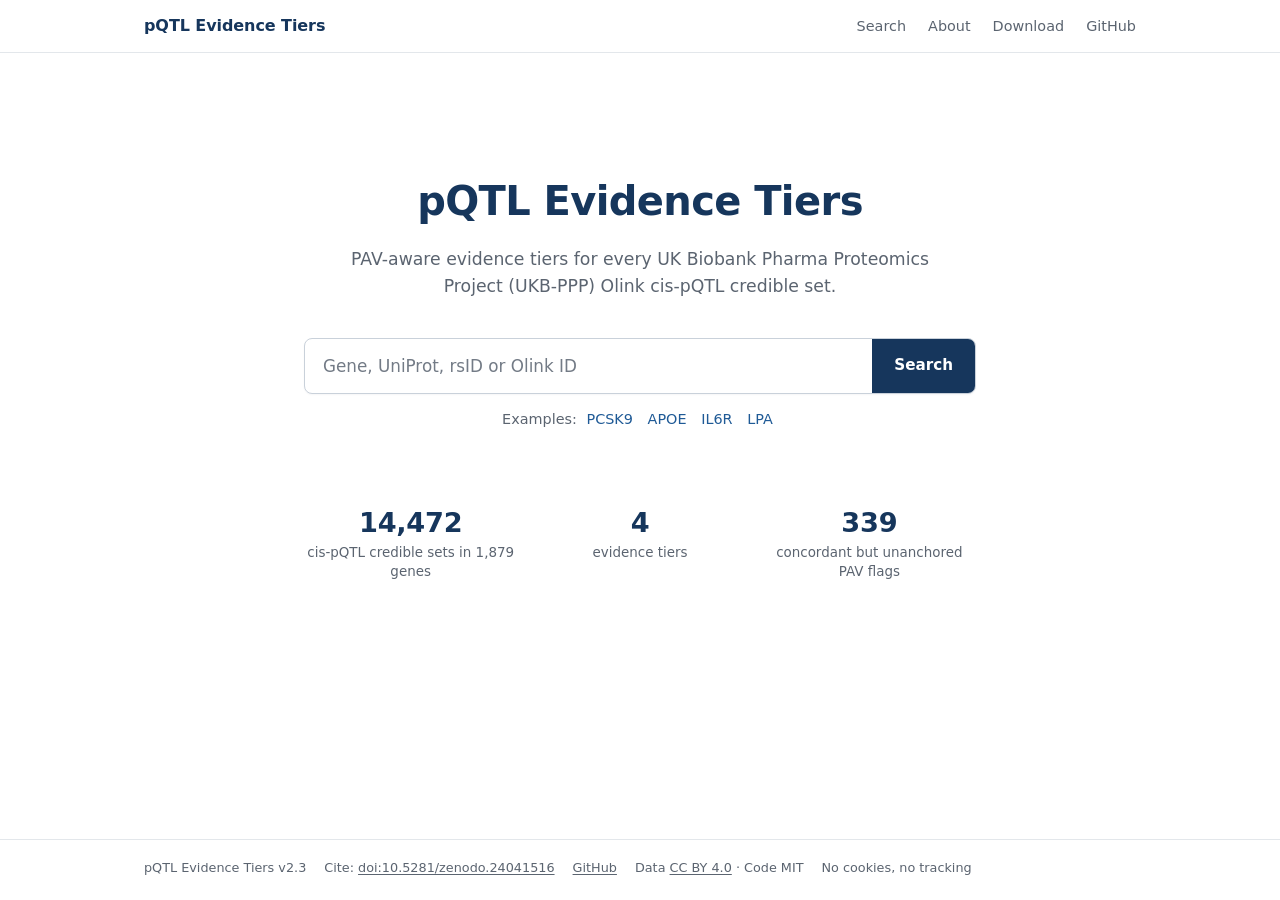
<file: docs/index.html>
<!DOCTYPE html>
<html lang="en">
<head>
<meta charset="utf-8">
<meta name="viewport" content="width=device-width, initial-scale=1">
<meta http-equiv="Content-Security-Policy" content="default-src 'self'; script-src 'self'; style-src 'self'; img-src 'self'; connect-src 'self'; font-src 'self'; object-src 'none'; base-uri 'none'; form-action 'self'">
<meta name="referrer" content="no-referrer">
<meta name="description" content="PAV-aware evidence tiers for UK Biobank Pharma Proteomics Project Olink cis-pQTL credible sets.">
<title>pQTL Evidence Tiers</title>
<link rel="icon" href="assets/favicon.svg" type="image/svg+xml">
<link rel="stylesheet" href="assets/site.css">
</head>
<body>
<a class="skip" href="#main">Skip to content</a>
<header class="nav"><div class="container"><a class="brand" href="index.html">pQTL Evidence Tiers</a><nav aria-label="Main"><ul><li><a class="navlink" href="search.html">Search</a></li><li><a class="navlink" href="about.html">About</a></li><li><a class="navlink" href="download.html">Download</a></li><li class="gh"><a class="navlink" href="https://github.com/wcs52113140123-pixel/c10plus-pqtl-evidence-tiers" rel="noopener">GitHub</a></li></ul></nav></div></header>
<main id="main">
  <section class="hero" aria-labelledby="title">
    <h1 id="title">pQTL Evidence Tiers</h1>
    <p class="tagline">PAV-aware evidence tiers for every UK Biobank Pharma Proteomics Project (UKB-PPP) Olink cis-pQTL credible set.</p>
    <form class="searchbox" action="search.html" method="get" role="search" aria-label="Search the resource">
      <label for="q" class="sr-only">Gene symbol, UniProt accession, rsID or Olink ID</label>
      <input id="q" name="q" type="search" list="genes" autocomplete="off" spellcheck="false" autocapitalize="characters" placeholder="Gene, UniProt, rsID or Olink ID" required>
      <button type="submit">Search</button>
    </form>
    <datalist id="genes"></datalist>
    <p class="examples">Examples:
      <a href="search.html?q=PCSK9">PCSK9</a>
      <a href="search.html?q=APOE">APOE</a>
      <a href="search.html?q=IL6R">IL6R</a>
      <a href="search.html?q=LPA">LPA</a>
    </p>
  </section>
  <section class="stats" aria-label="Resource at a glance">
    <a class="stat" href="download.html"><span class="num">14,472</span><span class="lbl">cis-pQTL credible sets in 1,879 genes</span></a>
    <a class="stat" href="about.html#tiers"><span class="num">4</span><span class="lbl">evidence tiers</span></a>
    <a class="stat" href="search.html?flag=1"><span class="num">339</span><span class="lbl">concordant but unanchored PAV flags</span></a>
  </section>
</main>

<footer class="footer" role="contentinfo"><div class="container"><span>pQTL Evidence Tiers v2.3</span><span>Cite: <a href="https://doi.org/10.5281/zenodo.24041516" rel="noopener">doi:10.5281/zenodo.24041516</a></span><span><a href="https://github.com/wcs52113140123-pixel/c10plus-pqtl-evidence-tiers" rel="noopener">GitHub</a></span><span>Data <a href="https://creativecommons.org/licenses/by/4.0/" rel="noopener">CC BY 4.0</a> · Code MIT</span><span>No cookies, no tracking</span></div></footer>
<script src="assets/home.js"></script>
</body>
</html>
</file>
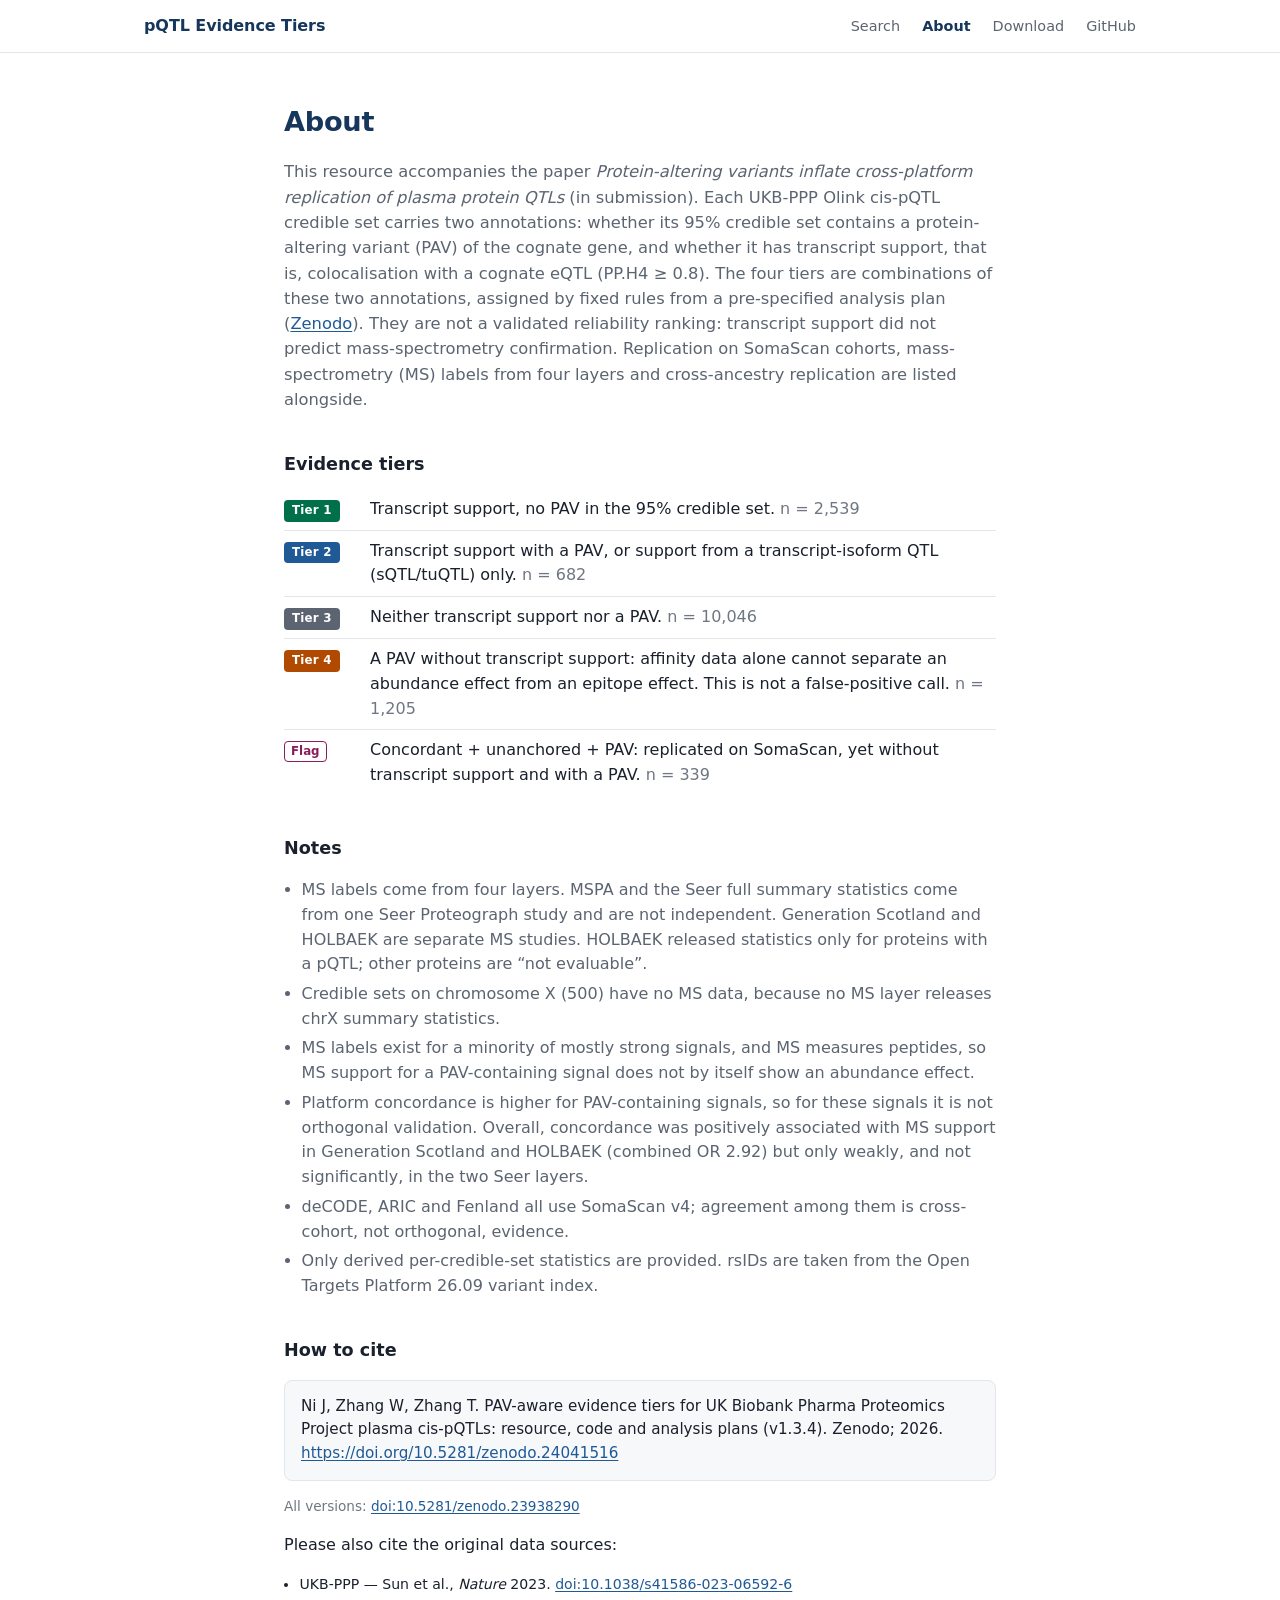
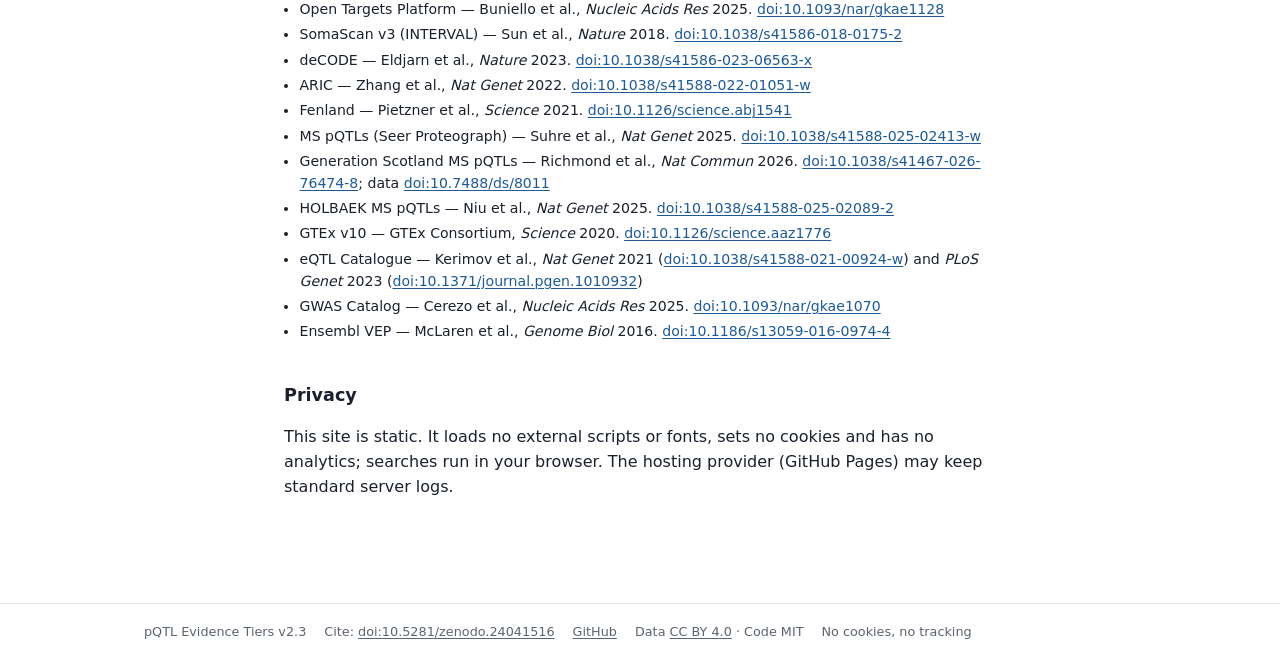
<file: docs/about.html>
<!DOCTYPE html>
<html lang="en">
<head>
<meta charset="utf-8">
<meta name="viewport" content="width=device-width, initial-scale=1">
<meta http-equiv="Content-Security-Policy" content="default-src 'self'; script-src 'self'; style-src 'self'; img-src 'self'; connect-src 'self'; font-src 'self'; object-src 'none'; base-uri 'none'; form-action 'self'">
<meta name="referrer" content="no-referrer">
<meta name="description" content="PAV-aware evidence tiers for UK Biobank Pharma Proteomics Project Olink cis-pQTL credible sets.">
<title>About · pQTL Evidence Tiers</title>
<link rel="icon" href="assets/favicon.svg" type="image/svg+xml">
<link rel="stylesheet" href="assets/site.css">
</head>
<body>
<a class="skip" href="#main">Skip to content</a>
<header class="nav"><div class="container"><a class="brand" href="index.html">pQTL Evidence Tiers</a><nav aria-label="Main"><ul><li><a class="navlink" href="search.html">Search</a></li><li><a class="navlink" href="about.html" aria-current="page">About</a></li><li><a class="navlink" href="download.html">Download</a></li><li class="gh"><a class="navlink" href="https://github.com/wcs52113140123-pixel/c10plus-pqtl-evidence-tiers" rel="noopener">GitHub</a></li></ul></nav></div></header>
<main id="main" class="page">
  <h1>About</h1>
  <p class="lead">This resource accompanies the paper <i>Protein-altering variants inflate cross-platform replication of plasma protein QTLs</i> (in submission). Each UKB-PPP Olink cis-pQTL credible set carries two annotations: whether its 95% credible set contains a protein-altering variant (PAV) of the cognate gene, and whether it has transcript support, that is, colocalisation with a cognate eQTL (PP.H4 ≥ 0.8). The four tiers are combinations of these two annotations, assigned by fixed rules from a pre-specified analysis plan (<a href="https://doi.org/10.5281/zenodo.24041516" rel="noopener">Zenodo</a>). They are not a validated reliability ranking: transcript support did not predict mass-spectrometry confirmation. Replication on SomaScan cohorts, mass-spectrometry (MS) labels from four layers and cross-ancestry replication are listed alongside.</p>

  <h2 id="tiers">Evidence tiers</h2>
  <ul class="tierlist">
    <li><span><span class="badge t1">Tier 1</span></span><span>Transcript support, no PAV in the 95% credible set. <span class="na">n = 2,539</span></span></li>
    <li><span><span class="badge t2">Tier 2</span></span><span>Transcript support with a PAV, or support from a transcript-isoform QTL (sQTL/tuQTL) only. <span class="na">n = 682</span></span></li>
    <li><span><span class="badge t3">Tier 3</span></span><span>Neither transcript support nor a PAV. <span class="na">n = 10,046</span></span></li>
    <li><span><span class="badge t4">Tier 4</span></span><span>A PAV without transcript support: affinity data alone cannot separate an abundance effect from an epitope effect. This is not a false-positive call. <span class="na">n = 1,205</span></span></li>
    <li><span><span class="flagchip">Flag</span></span><span>Concordant + unanchored + PAV: replicated on SomaScan, yet without transcript support and with a PAV. <span class="na">n = 339</span></span></li>
  </ul>

  <h2>Notes</h2>
  <ul class="notes">
    <li>MS labels come from four layers. MSPA and the Seer full summary statistics come from one Seer Proteograph study and are not independent. Generation Scotland and HOLBAEK are separate MS studies. HOLBAEK released statistics only for proteins with a pQTL; other proteins are “not evaluable”.</li>
    <li>Credible sets on chromosome X (500) have no MS data, because no MS layer releases chrX summary statistics.</li>
    <li>MS labels exist for a minority of mostly strong signals, and MS measures peptides, so MS support for a PAV-containing signal does not by itself show an abundance effect.</li>
    <li>Platform concordance is higher for PAV-containing signals, so for these signals it is not orthogonal validation. Overall, concordance was positively associated with MS support in Generation Scotland and HOLBAEK (combined OR 2.92) but only weakly, and not significantly, in the two Seer layers.</li>
    <li>deCODE, ARIC and Fenland all use SomaScan v4; agreement among them is cross-cohort, not orthogonal, evidence.</li>
    <li>Only derived per-credible-set statistics are provided. rsIDs are taken from the Open Targets Platform 26.09 variant index.</li>
  </ul>

  <h2 id="cite">How to cite</h2>
  <p class="cite">Ni J, Zhang W, Zhang T. PAV-aware evidence tiers for UK Biobank Pharma Proteomics Project plasma cis-pQTLs: resource, code and analysis plans (v1.3.4). Zenodo; 2026. <a href="https://doi.org/10.5281/zenodo.24041516" rel="noopener">https://doi.org/10.5281/zenodo.24041516</a></p>
  <p class="na small">All versions: <a href="https://doi.org/10.5281/zenodo.23938290" rel="noopener">doi:10.5281/zenodo.23938290</a></p>
  <p>Please also cite the original data sources:</p>
  <ul class="sources">
    <li>UKB-PPP — Sun et al., <i>Nature</i> 2023. <a href="https://doi.org/10.1038/s41586-023-06592-6" rel="noopener">doi:10.1038/s41586-023-06592-6</a></li>
    <li>Open Targets Platform — Buniello et al., <i>Nucleic Acids Res</i> 2025. <a href="https://doi.org/10.1093/nar/gkae1128" rel="noopener">doi:10.1093/nar/gkae1128</a></li>
    <li>SomaScan v3 (INTERVAL) — Sun et al., <i>Nature</i> 2018. <a href="https://doi.org/10.1038/s41586-018-0175-2" rel="noopener">doi:10.1038/s41586-018-0175-2</a></li>
    <li>deCODE — Eldjarn et al., <i>Nature</i> 2023. <a href="https://doi.org/10.1038/s41586-023-06563-x" rel="noopener">doi:10.1038/s41586-023-06563-x</a></li>
    <li>ARIC — Zhang et al., <i>Nat Genet</i> 2022. <a href="https://doi.org/10.1038/s41588-022-01051-w" rel="noopener">doi:10.1038/s41588-022-01051-w</a></li>
    <li>Fenland — Pietzner et al., <i>Science</i> 2021. <a href="https://doi.org/10.1126/science.abj1541" rel="noopener">doi:10.1126/science.abj1541</a></li>
    <li>MS pQTLs (Seer Proteograph) — Suhre et al., <i>Nat Genet</i> 2025. <a href="https://doi.org/10.1038/s41588-025-02413-w" rel="noopener">doi:10.1038/s41588-025-02413-w</a></li>
    <li>Generation Scotland MS pQTLs — Richmond et al., <i>Nat Commun</i> 2026. <a href="https://doi.org/10.1038/s41467-026-76474-8" rel="noopener">doi:10.1038/s41467-026-76474-8</a>; data <a href="https://doi.org/10.7488/ds/8011" rel="noopener">doi:10.7488/ds/8011</a></li>
    <li>HOLBAEK MS pQTLs — Niu et al., <i>Nat Genet</i> 2025. <a href="https://doi.org/10.1038/s41588-025-02089-2" rel="noopener">doi:10.1038/s41588-025-02089-2</a></li>
    <li>GTEx v10 — GTEx Consortium, <i>Science</i> 2020. <a href="https://doi.org/10.1126/science.aaz1776" rel="noopener">doi:10.1126/science.aaz1776</a></li>
    <li>eQTL Catalogue — Kerimov et al., <i>Nat Genet</i> 2021 (<a href="https://doi.org/10.1038/s41588-021-00924-w" rel="noopener">doi:10.1038/s41588-021-00924-w</a>) and <i>PLoS Genet</i> 2023 (<a href="https://doi.org/10.1371/journal.pgen.1010932" rel="noopener">doi:10.1371/journal.pgen.1010932</a>)</li>
    <li>GWAS Catalog — Cerezo et al., <i>Nucleic Acids Res</i> 2025. <a href="https://doi.org/10.1093/nar/gkae1070" rel="noopener">doi:10.1093/nar/gkae1070</a></li>
    <li>Ensembl VEP — McLaren et al., <i>Genome Biol</i> 2016. <a href="https://doi.org/10.1186/s13059-016-0974-4" rel="noopener">doi:10.1186/s13059-016-0974-4</a></li>
  </ul>

  <h2>Privacy</h2>
  <p>This site is static. It loads no external scripts or fonts, sets no cookies and has no analytics; searches run in your browser. The hosting provider (GitHub Pages) may keep standard server logs.</p>
</main>

<footer class="footer" role="contentinfo"><div class="container"><span>pQTL Evidence Tiers v2.3</span><span>Cite: <a href="https://doi.org/10.5281/zenodo.24041516" rel="noopener">doi:10.5281/zenodo.24041516</a></span><span><a href="https://github.com/wcs52113140123-pixel/c10plus-pqtl-evidence-tiers" rel="noopener">GitHub</a></span><span>Data <a href="https://creativecommons.org/licenses/by/4.0/" rel="noopener">CC BY 4.0</a> · Code MIT</span><span>No cookies, no tracking</span></div></footer>

</body>
</html>
</file>
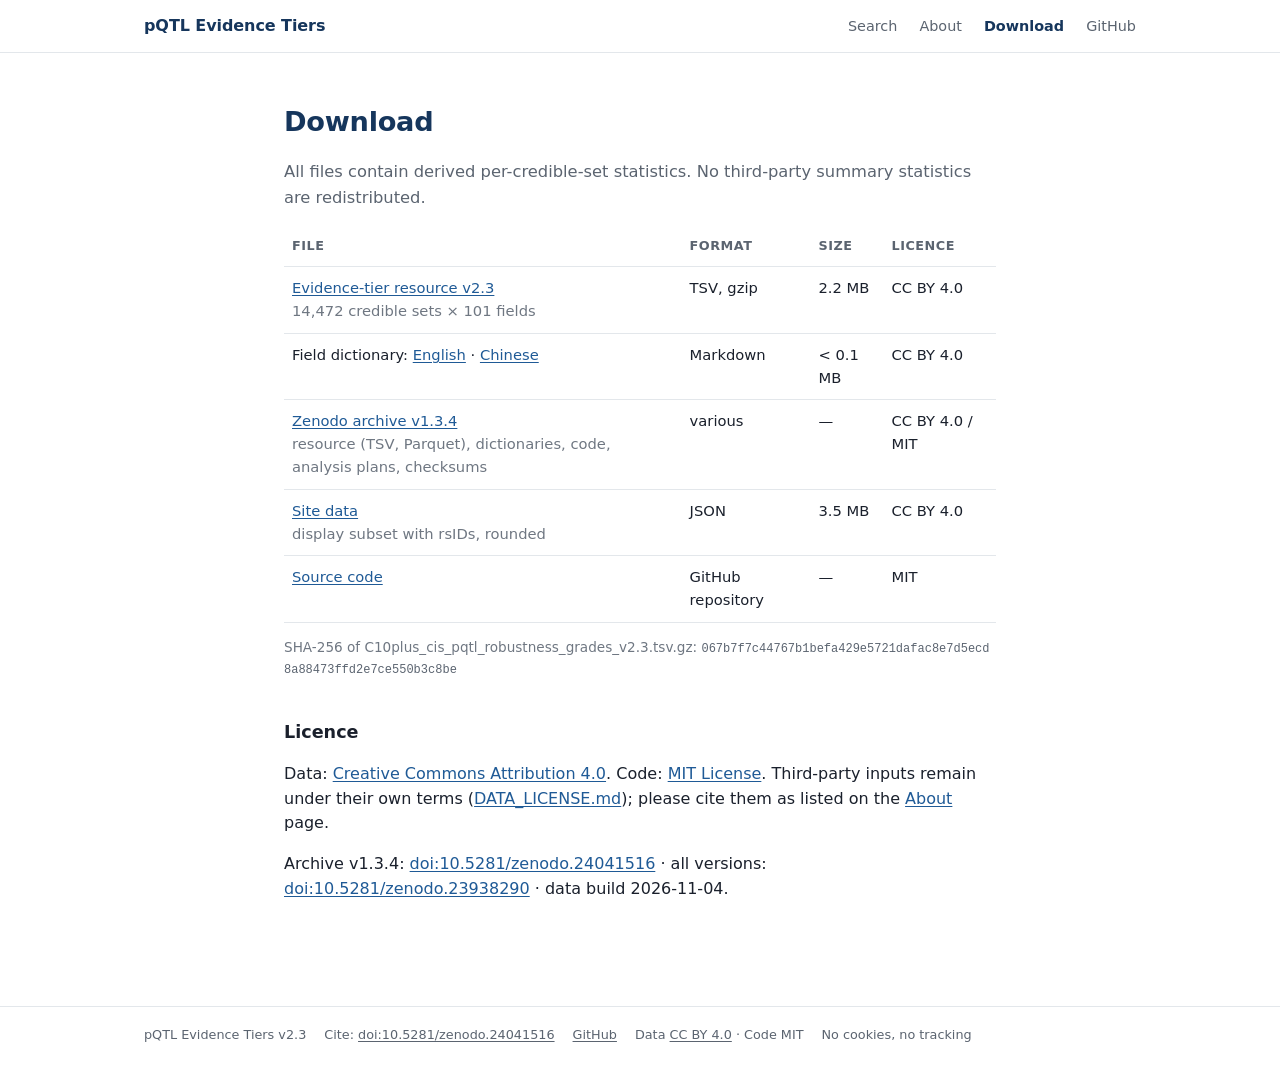
<file: docs/download.html>
<!DOCTYPE html>
<html lang="en">
<head>
<meta charset="utf-8">
<meta name="viewport" content="width=device-width, initial-scale=1">
<meta http-equiv="Content-Security-Policy" content="default-src 'self'; script-src 'self'; style-src 'self'; img-src 'self'; connect-src 'self'; font-src 'self'; object-src 'none'; base-uri 'none'; form-action 'self'">
<meta name="referrer" content="no-referrer">
<meta name="description" content="PAV-aware evidence tiers for UK Biobank Pharma Proteomics Project Olink cis-pQTL credible sets.">
<title>Download · pQTL Evidence Tiers</title>
<link rel="icon" href="assets/favicon.svg" type="image/svg+xml">
<link rel="stylesheet" href="assets/site.css">
</head>
<body>
<a class="skip" href="#main">Skip to content</a>
<header class="nav"><div class="container"><a class="brand" href="index.html">pQTL Evidence Tiers</a><nav aria-label="Main"><ul><li><a class="navlink" href="search.html">Search</a></li><li><a class="navlink" href="about.html">About</a></li><li><a class="navlink" href="download.html" aria-current="page">Download</a></li><li class="gh"><a class="navlink" href="https://github.com/wcs52113140123-pixel/c10plus-pqtl-evidence-tiers" rel="noopener">GitHub</a></li></ul></nav></div></header>
<main id="main" class="page">
  <h1>Download</h1>
  <p class="lead">All files contain derived per-credible-set statistics. No third-party summary statistics are redistributed.</p>
  <div class="tablewrap">
  <table class="files">
    <thead><tr><th scope="col">File</th><th scope="col">Format</th><th scope="col">Size</th><th scope="col">Licence</th></tr></thead>
    <tbody>
      <tr><td><a href="https://github.com/wcs52113140123-pixel/c10plus-pqtl-evidence-tiers/blob/main/resource/C10plus_cis_pqtl_robustness_grades_v2.3.tsv.gz" rel="noopener">Evidence-tier resource v2.3</a><br><span class="na">14,472 credible sets × 101 fields</span></td><td>TSV, gzip</td><td>2.2 MB</td><td>CC BY 4.0</td></tr>
      <tr><td>Field dictionary: <a href="https://github.com/wcs52113140123-pixel/c10plus-pqtl-evidence-tiers/blob/main/resource/FIELD_DICTIONARY_en.md" rel="noopener">English</a> · <a href="https://github.com/wcs52113140123-pixel/c10plus-pqtl-evidence-tiers/blob/main/resource/FIELD_DICTIONARY_zh.md" rel="noopener">Chinese</a></td><td>Markdown</td><td>&lt; 0.1 MB</td><td>CC BY 4.0</td></tr>
      <tr><td><a href="https://zenodo.org/records/24041516" rel="noopener">Zenodo archive v1.3.4</a><br><span class="na">resource (TSV, Parquet), dictionaries, code, analysis plans, checksums</span></td><td>various</td><td>—</td><td>CC BY 4.0 / MIT</td></tr>
      <tr><td><a href="data/tiers_v2.3.json">Site data</a><br><span class="na">display subset with rsIDs, rounded</span></td><td>JSON</td><td>3.5 MB</td><td>CC BY 4.0</td></tr>
      <tr><td><a href="https://github.com/wcs52113140123-pixel/c10plus-pqtl-evidence-tiers" rel="noopener">Source code</a></td><td>GitHub repository</td><td>—</td><td>MIT</td></tr>
    </tbody>
  </table>
  </div>
  <p class="na small">SHA-256 of C10plus_cis_pqtl_robustness_grades_v2.3.tsv.gz: <span class="hash">067b7f7c44767b1befa429e5721dafac8e7d5ecd8a88473ffd2e7ce550b3c8be</span></p>

  <h2>Licence</h2>
  <p>Data: <a href="https://creativecommons.org/licenses/by/4.0/" rel="noopener">Creative Commons Attribution 4.0</a>. Code: <a href="https://github.com/wcs52113140123-pixel/c10plus-pqtl-evidence-tiers/blob/main/LICENSE" rel="noopener">MIT License</a>. Third-party inputs remain under their own terms (<a href="https://github.com/wcs52113140123-pixel/c10plus-pqtl-evidence-tiers/blob/main/DATA_LICENSE.md" rel="noopener">DATA_LICENSE.md</a>); please cite them as listed on the <a href="about.html#cite">About</a> page.</p>
  <p>Archive v1.3.4: <a href="https://doi.org/10.5281/zenodo.24041516" rel="noopener">doi:10.5281/zenodo.24041516</a> · all versions: <a href="https://doi.org/10.5281/zenodo.23938290" rel="noopener">doi:10.5281/zenodo.23938290</a> · data build 2026-11-04.</p>
</main>

<footer class="footer" role="contentinfo"><div class="container"><span>pQTL Evidence Tiers v2.3</span><span>Cite: <a href="https://doi.org/10.5281/zenodo.24041516" rel="noopener">doi:10.5281/zenodo.24041516</a></span><span><a href="https://github.com/wcs52113140123-pixel/c10plus-pqtl-evidence-tiers" rel="noopener">GitHub</a></span><span>Data <a href="https://creativecommons.org/licenses/by/4.0/" rel="noopener">CC BY 4.0</a> · Code MIT</span><span>No cookies, no tracking</span></div></footer>

</body>
</html>
</file>
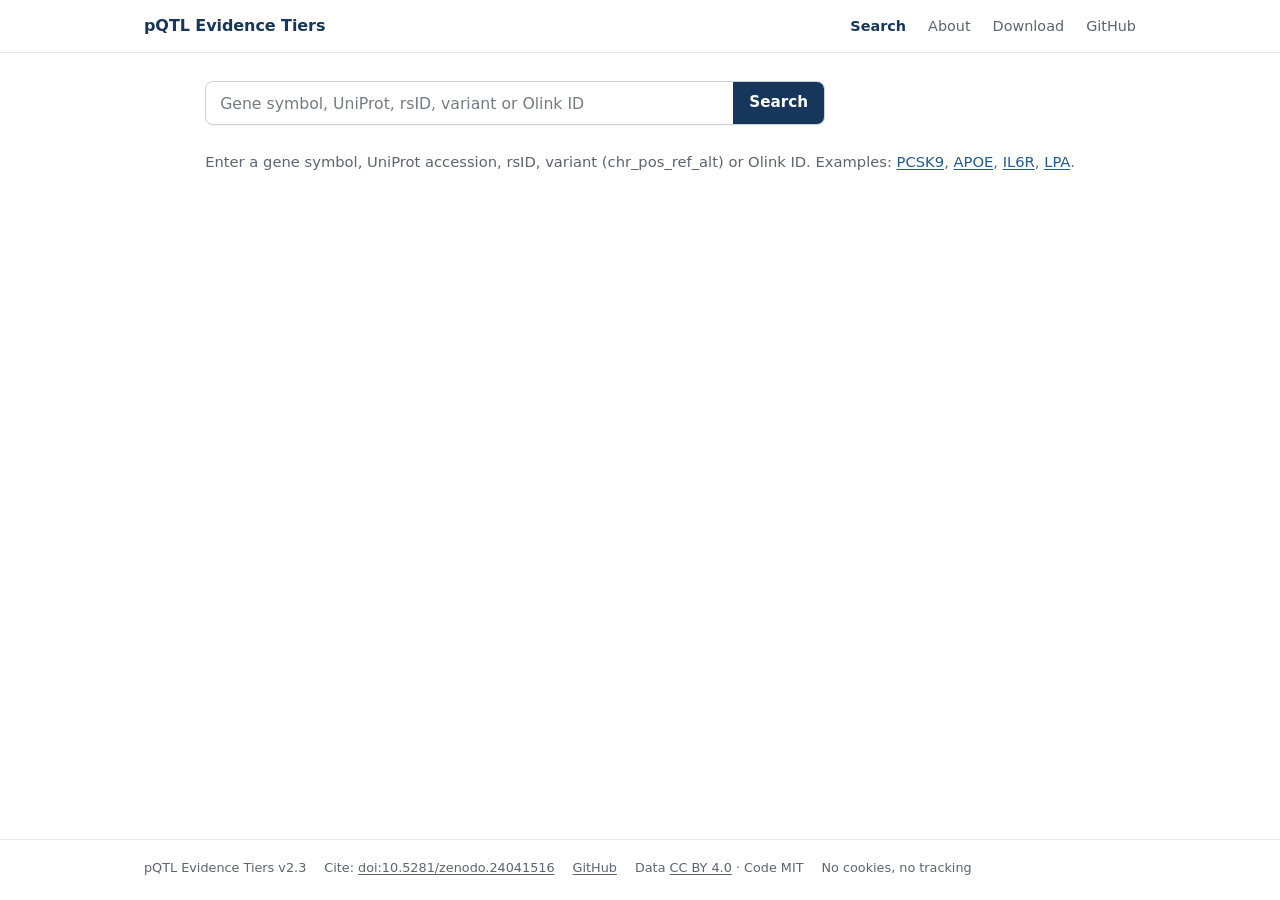
<file: docs/search.html>
<!DOCTYPE html>
<html lang="en">
<head>
<meta charset="utf-8">
<meta name="viewport" content="width=device-width, initial-scale=1">
<meta http-equiv="Content-Security-Policy" content="default-src 'self'; script-src 'self'; style-src 'self'; img-src 'self'; connect-src 'self'; font-src 'self'; object-src 'none'; base-uri 'none'; form-action 'self'">
<meta name="referrer" content="no-referrer">
<meta name="description" content="PAV-aware evidence tiers for UK Biobank Pharma Proteomics Project Olink cis-pQTL credible sets.">
<title>Search · pQTL Evidence Tiers</title>
<link rel="icon" href="assets/favicon.svg" type="image/svg+xml">
<link rel="stylesheet" href="assets/site.css">
</head>
<body>
<a class="skip" href="#main">Skip to content</a>
<header class="nav"><div class="container"><a class="brand" href="index.html">pQTL Evidence Tiers</a><nav aria-label="Main"><ul><li><a class="navlink" href="search.html" aria-current="page">Search</a></li><li><a class="navlink" href="about.html">About</a></li><li><a class="navlink" href="download.html">Download</a></li><li class="gh"><a class="navlink" href="https://github.com/wcs52113140123-pixel/c10plus-pqtl-evidence-tiers" rel="noopener">GitHub</a></li></ul></nav></div></header>
<main id="main" class="container">
  <h1 class="sr-only">Search the evidence tiers</h1>
  <div class="results-head">
    <form class="searchbox compact" id="qform" action="search.html" method="get" role="search" aria-label="Search the resource">
      <label for="q" class="sr-only">Gene symbol, UniProt accession, rsID, variant or Olink ID</label>
      <input id="q" name="q" type="search" autocomplete="off" spellcheck="false" autocapitalize="characters" placeholder="Gene symbol, UniProt, rsID, variant or Olink ID">
      <button type="submit">Search</button>
    </form>
  </div>
  <div class="toolbar" id="toolbar" hidden>
    <div class="bar">
      <span class="count" id="count" aria-live="polite"></span>
      <span class="spacer"></span>
      <label for="sort" class="sr-only">Sort credible sets</label>
      <select id="sort" class="btn"><option value="p">Strongest signal first</option><option value="tier">By tier</option></select>
      <button type="button" class="btn" id="copy">Copy link</button>
      <button type="button" class="btn" id="csv">Download CSV</button>
    </div>
    <div class="bar">
      <span class="chips" role="group" aria-label="Filter results">
        <button type="button" class="chip" data-tier="1" aria-pressed="true"><span class="dot t1"></span>Tier 1</button>
        <button type="button" class="chip" data-tier="2" aria-pressed="true"><span class="dot t2"></span>Tier 2</button>
        <button type="button" class="chip" data-tier="3" aria-pressed="true"><span class="dot t3"></span>Tier 3</button>
        <button type="button" class="chip" data-tier="4" aria-pressed="true"><span class="dot t4"></span>Tier 4</button>
        <span class="sep" aria-hidden="true"></span>
        <button type="button" class="chip" id="flagonly" aria-pressed="false">Flagged only</button>
      </span>
    </div>
  </div>
  <p class="status" id="status" role="status" aria-live="polite">Loading data…</p>
  <div id="results"></div>
  <button type="button" class="btn more-btn" id="more" hidden>Show more</button>
  <noscript><p class="status">Searching needs JavaScript. The full table is available on the <a href="download.html">Download</a> page.</p></noscript>
</main>

<footer class="footer" role="contentinfo"><div class="container"><span>pQTL Evidence Tiers v2.3</span><span>Cite: <a href="https://doi.org/10.5281/zenodo.24041516" rel="noopener">doi:10.5281/zenodo.24041516</a></span><span><a href="https://github.com/wcs52113140123-pixel/c10plus-pqtl-evidence-tiers" rel="noopener">GitHub</a></span><span>Data <a href="https://creativecommons.org/licenses/by/4.0/" rel="noopener">CC BY 4.0</a> · Code MIT</span><span>No cookies, no tracking</span></div></footer>
<script src="assets/search.js"></script>
</body>
</html>
</file>
<file: docs/assets/site.css>
/* pQTL Evidence Tiers — site stylesheet. Local only; no external fonts or resources. MIT License. */
:root {
  --ink: #1a202c;
  --muted: #5b6470;
  --line: #e3e7eb;
  --line-strong: #c9d1da;
  --subtle: #f7f8fa;
  --accent: #16365c;
  --link: #1f5a96;
  --focus: #1f5a96;
  --t1: #00704a; --t2: #1f5a96; --t3: #5b6470; --t4: #b04a00;
  --flag: #8a1c5b;
  --radius: 8px;
  --sans: system-ui, -apple-system, "Segoe UI", Roboto, "Helvetica Neue", Arial, "Noto Sans", "PingFang SC", "Microsoft YaHei", sans-serif;
  --mono: ui-monospace, SFMono-Regular, Menlo, Consolas, "Liberation Mono", monospace;
}
* { box-sizing: border-box; }
[hidden] { display: none !important; }
html { -webkit-text-size-adjust: 100%; }
body { margin: 0; font-family: var(--sans); color: var(--ink); background: #fff; line-height: 1.55; font-size: 16px; display: flex; flex-direction: column; min-height: 100vh; }
main { flex: 1 0 auto; }
a { color: var(--link); text-decoration: none; }
a:hover { text-decoration: underline; }
:focus-visible { outline: 2px solid var(--focus); outline-offset: 2px; border-radius: 3px; }
.sr-only { position: absolute; width: 1px; height: 1px; padding: 0; margin: -1px; overflow: hidden; clip: rect(0 0 0 0); white-space: nowrap; border: 0; }
.skip { position: absolute; left: -9999px; top: 8px; background: #fff; padding: 6px 10px; border: 1px solid var(--line-strong); z-index: 10; }
.skip:focus { left: 8px; }
.container { max-width: 1040px; margin: 0 auto; padding: 0 24px; }
.mono { font-family: var(--mono); font-size: .92em; }

/* top navigation */
.nav { border-bottom: 1px solid var(--line); background: #fff; }
.nav .container { display: flex; align-items: center; height: 52px; gap: 24px; }
.brand { color: var(--accent); font-weight: 650; letter-spacing: -.005em; font-size: 1rem; white-space: nowrap; }
.brand:hover { text-decoration: none; }
.nav nav { margin-left: auto; }
.nav ul { list-style: none; display: flex; gap: 22px; margin: 0; padding: 0; font-size: .9rem; }
.nav a.navlink { color: var(--muted); }
.nav a.navlink:hover, .nav a.navlink[aria-current="page"] { color: var(--accent); text-decoration: none; }
.nav a.navlink[aria-current="page"] { font-weight: 600; }

/* home */
.hero { max-width: 720px; margin: 0 auto; padding: 13vh 24px 8vh; text-align: center; }
.hero h1 { font-size: clamp(1.9rem, 4vw, 2.5rem); font-weight: 600; letter-spacing: -.015em; margin: 0 0 .35em; color: var(--accent); }
.hero .tagline { color: var(--muted); font-size: 1.08rem; margin: 0 auto 2.2em; max-width: 34em; }
.searchbox { display: flex; border: 1px solid var(--line-strong); border-radius: var(--radius); background: #fff; box-shadow: 0 1px 2px rgba(16, 24, 40, .04); }
.searchbox:focus-within { border-color: var(--accent); box-shadow: 0 0 0 3px rgba(22, 54, 92, .12); }
.searchbox input { flex: 1; min-width: 0; border: 0; background: transparent; font: inherit; font-size: 1.05rem; padding: 0 18px; height: 54px; color: var(--ink); }
.searchbox input:focus { outline: none; }
.searchbox input::placeholder { color: #737b86; }
.searchbox button { border: 0; background: var(--accent); color: #fff; font: inherit; font-weight: 600; font-size: .95rem; padding: 0 22px; border-radius: 0 calc(var(--radius) - 1px) calc(var(--radius) - 1px) 0; cursor: pointer; }
.searchbox button:hover { background: #0f2945; }
.searchbox.compact input { height: 42px; font-size: .98rem; padding: 0 14px; }
.searchbox.compact button { padding: 0 16px; }
.examples { margin: 14px 0 0; font-size: .9rem; color: var(--muted); }
.examples a { margin: 0 .35em; font-weight: 500; }
.stats { display: grid; grid-template-columns: repeat(3, 1fr); gap: 16px; max-width: 720px; margin: 0 auto; padding: 0 24px 10vh; text-align: center; }
.stat .num { display: block; font-size: 1.7rem; font-weight: 600; color: var(--accent); letter-spacing: -.01em; font-variant-numeric: tabular-nums; }
.stat .lbl { display: block; font-size: .84rem; color: var(--muted); line-height: 1.4; }
a.stat:hover { text-decoration: none; }
a.stat:hover .lbl { color: var(--ink); }

/* generic page */
.page { max-width: 760px; margin: 0 auto; padding: 48px 24px 64px; }
.page h1 { font-size: 1.7rem; font-weight: 600; color: var(--accent); margin: 0 0 .6em; letter-spacing: -.01em; }
.page h2 { font-size: 1.1rem; font-weight: 600; margin: 2.2em 0 .6em; }
.lead { color: var(--muted); font-size: 1.02rem; }
.page p a, .page li a, .page td a, .status a { text-decoration: underline; text-underline-offset: 2px; text-decoration-thickness: 1px; }
.tierlist { list-style: none; padding: 0; margin: 0; }
.tierlist li { display: grid; grid-template-columns: 74px 1fr; gap: 12px; align-items: baseline; padding: 8px 0; border-bottom: 1px solid var(--line); }
.tierlist li:last-child { border-bottom: 0; }
.notes { padding-left: 1.1em; }
.notes li { margin: .3em 0; color: var(--muted); }
.cite { background: var(--subtle); border: 1px solid var(--line); border-radius: var(--radius); padding: 14px 16px; font-size: .95rem; }
.sources { font-size: .88rem; padding-left: 1.1em; }
.sources li { margin: .25em 0; }
table.files { width: 100%; border-collapse: collapse; font-size: .92rem; }
table.files th, table.files td { text-align: left; padding: 10px 8px; border-bottom: 1px solid var(--line); vertical-align: top; }
table.files th { font-weight: 600; color: var(--muted); font-size: .8rem; text-transform: uppercase; letter-spacing: .04em; }
.hash { font-family: var(--mono); font-size: .75rem; color: var(--muted); word-break: break-all; }
.tablewrap { overflow-x: auto; }

/* tier badge */
.badge { display: inline-block; color: #fff; font-weight: 600; font-size: .74rem; letter-spacing: .02em; border-radius: 4px; padding: 2px 8px; line-height: 1.5; white-space: nowrap; }
.badge.t1 { background: var(--t1); } .badge.t2 { background: var(--t2); } .badge.t3 { background: var(--t3); } .badge.t4 { background: var(--t4); }

/* results */
.results-head { padding: 28px 0 8px; }
.results-head .searchbox { max-width: 620px; }
.toolbar { padding: 14px 0 12px; border-bottom: 1px solid var(--line); margin-bottom: 8px; font-size: .9rem; }
.toolbar .bar { display: flex; flex-wrap: wrap; align-items: center; gap: 10px 10px; }
.toolbar .bar + .bar { margin-top: 10px; }
.toolbar .count { font-weight: 600; }
.toolbar .spacer { flex: 1; }
.chips { display: inline-flex; gap: 6px; flex-wrap: wrap; }
.chip { font: inherit; font-size: .8rem; border: 1px solid var(--line-strong); background: #fff; color: var(--ink); border-radius: 999px; padding: 3px 10px; cursor: pointer; display: inline-flex; align-items: center; gap: 6px; }
.chip .dot { width: 8px; height: 8px; border-radius: 50%; display: inline-block; }
.chip .dot.t1 { background: var(--t1); } .chip .dot.t2 { background: var(--t2); } .chip .dot.t3 { background: var(--t3); } .chip .dot.t4 { background: var(--t4); }
.small { font-size: .85rem; }
.chip[data-tier][aria-pressed="false"] { color: var(--muted); background: var(--subtle); text-decoration: line-through; }
.chip#flagonly[aria-pressed="true"] { background: var(--flag); border-color: var(--flag); color: #fff; }
.chip#flagonly[aria-pressed="false"] { color: var(--flag); border-color: currentColor; }
.chips .sep { width: 1px; background: var(--line); margin: 2px 4px; }
.chip[aria-pressed="false"] .dot { opacity: .35; }
.btn { font: inherit; font-size: .85rem; border: 1px solid var(--line-strong); background: #fff; color: var(--ink); border-radius: 6px; padding: 5px 12px; cursor: pointer; }
.btn:hover { border-color: var(--accent); color: var(--accent); }
.btn:disabled { opacity: .5; cursor: default; }
select.btn { padding: 4px 8px; }
.status { color: var(--muted); font-size: .92rem; margin: 18px 0; }
.status button.sugg { font: inherit; background: none; border: 0; color: var(--link); padding: 0 .15em; cursor: pointer; text-decoration: underline; }

.protein { margin: 28px 0 8px; }
.protein-head { display: flex; flex-wrap: wrap; align-items: baseline; gap: 4px 14px; margin-bottom: 8px; }
.protein-head h2 { margin: 0; font-size: 1.35rem; font-weight: 600; letter-spacing: -.01em; }
.protein-head .ids { color: var(--muted); font-size: .85rem; }
.protein-head .ids span + span::before { content: "·"; margin: 0 .5em; color: var(--line-strong); }
.tierbar { display: flex; height: 6px; border-radius: 3px; overflow: hidden; width: 100%; max-width: 360px; margin: 2px 0 6px; background: var(--line); }
.tierbar span { display: block; height: 100%; }
.tierbar .t1 { background: var(--t1); } .tierbar .t2 { background: var(--t2); } .tierbar .t3 { background: var(--t3); } .tierbar .t4 { background: var(--t4); }
.tiersum { font-size: .8rem; color: var(--muted); margin: 0 0 10px; }

.card { border: 1px solid var(--line); border-left: 3px solid var(--t3); border-radius: var(--radius); padding: 14px 18px 10px; margin: 10px 0; background: #fff; }
.card.t1 { border-left-color: var(--t1); } .card.t2 { border-left-color: var(--t2); } .card.t4 { border-left-color: var(--t4); }
.card-top { display: flex; flex-wrap: wrap; align-items: center; gap: 6px 12px; }
.card-top .tlabel { font-size: .84rem; color: var(--muted); }
.card-top .variant { font-family: var(--mono); font-size: .9rem; font-weight: 600; }
.card-top .rs { font-family: var(--mono); font-size: .84rem; color: var(--muted); }
.card-top .sig { margin-left: auto; font-size: .82rem; color: var(--muted); font-variant-numeric: tabular-nums; }
.card-top .plink { font-size: .8rem; }
.evidence { display: grid; grid-template-columns: minmax(0, .95fr) minmax(0, .9fr) minmax(0, 1.35fr) minmax(0, 1.5fr) minmax(0, 1fr); gap: 12px 22px; margin: 12px 0 6px; }
.ev .k { display: block; font-size: .7rem; text-transform: uppercase; letter-spacing: .05em; color: var(--muted); margin-bottom: 2px; font-weight: 600; }
.ev .v { font-size: .88rem; }
.ev .row { display: flex; justify-content: space-between; gap: 8px; font-size: .84rem; line-height: 1.5; }
.ev .row .src { color: var(--muted); }
.yes { color: var(--ink); font-weight: 600; }
.no { color: var(--muted); }
.na { color: #6f7782; }
.opp { color: var(--t4); }
.flagchip { display: inline-block; font-size: .74rem; font-weight: 600; color: var(--flag); border: 1px solid currentColor; border-radius: 4px; padding: 1px 6px; margin: 0 4px 4px 0; line-height: 1.4; }
details.more { border-top: 1px solid var(--line); margin-top: 8px; }
details.more summary { cursor: pointer; font-size: .82rem; color: var(--link); padding: 8px 0 2px; list-style: none; width: max-content; }
details.more summary::-webkit-details-marker { display: none; }
details.more summary::before { content: "▸"; display: inline-block; margin-right: 6px; transition: transform .15s; }
details.more[open] summary::before { transform: rotate(90deg); }
.kv { display: grid; grid-template-columns: repeat(auto-fill, minmax(270px, 1fr)); gap: 0 28px; margin: 4px 0 6px; }
.kv section h3 { font-size: .7rem; text-transform: uppercase; letter-spacing: .05em; color: var(--muted); margin: 10px 0 4px; font-weight: 600; }
.kv dl { margin: 0; font-size: .8rem; }
.kv dl div { display: flex; justify-content: space-between; gap: 10px; padding: 2px 0; border-bottom: 1px dotted var(--line); }
.kv dt { color: var(--muted); white-space: nowrap; }
.kv dd { margin: 0; font-family: var(--mono); font-size: .76rem; text-align: right; word-break: break-all; }
.more-btn { display: block; margin: 20px auto 8px; }

/* footer */
.footer { border-top: 1px solid var(--line); color: var(--muted); font-size: .8rem; padding: 18px 0 22px; margin-top: 24px; }
.footer .container { display: flex; flex-wrap: wrap; gap: 4px 18px; }
.footer a { color: var(--muted); text-decoration: underline; text-underline-offset: 2px; }
.footer a:hover { color: var(--accent); }

@media (max-width: 860px) {
  .evidence { grid-template-columns: repeat(2, minmax(0, 1fr)); }
  .evidence .ev.ms { grid-column: 1 / -1; max-width: 320px; }
}
@media (max-width: 560px) {
  .container { padding: 0 16px; }
  .nav .container { gap: 10px; }
  .brand { font-size: .92rem; }
  .nav ul { gap: 12px; font-size: .84rem; }
  .nav .gh { display: none; }
  .hero { padding: 9vh 16px 6vh; }
  .stats { grid-template-columns: 1fr; gap: 18px; padding-bottom: 8vh; }
  .searchbox button { padding: 0 14px; }
  .card { padding: 12px 14px 8px; }
  .card-top .sig { margin-left: 0; width: 100%; }
  .evidence { gap: 10px 14px; }
  .page { padding: 32px 16px 48px; }
  .tierlist li { grid-template-columns: 64px 1fr; }
}
@media (prefers-reduced-motion: reduce) { * { transition: none !important; } }
@media print { .nav, .toolbar, .results-head, .footer { display: none; } }
</file>
